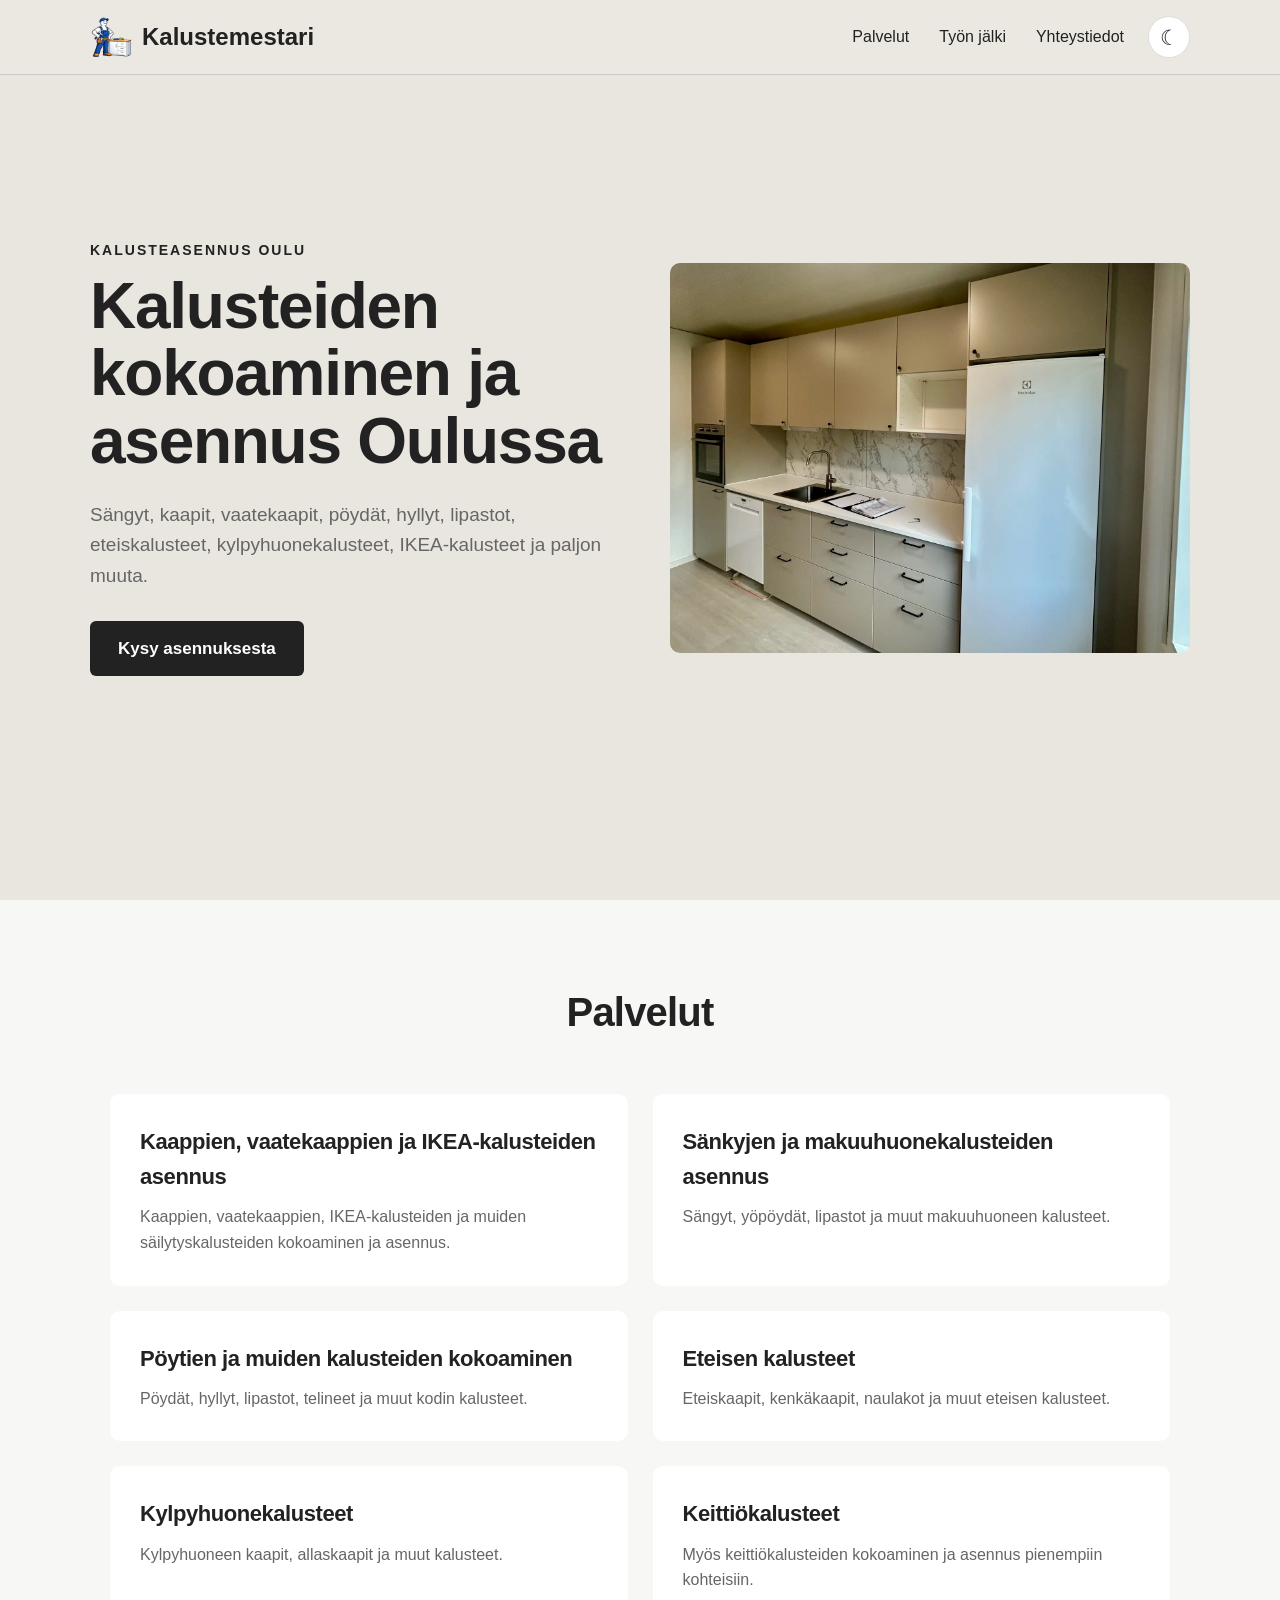
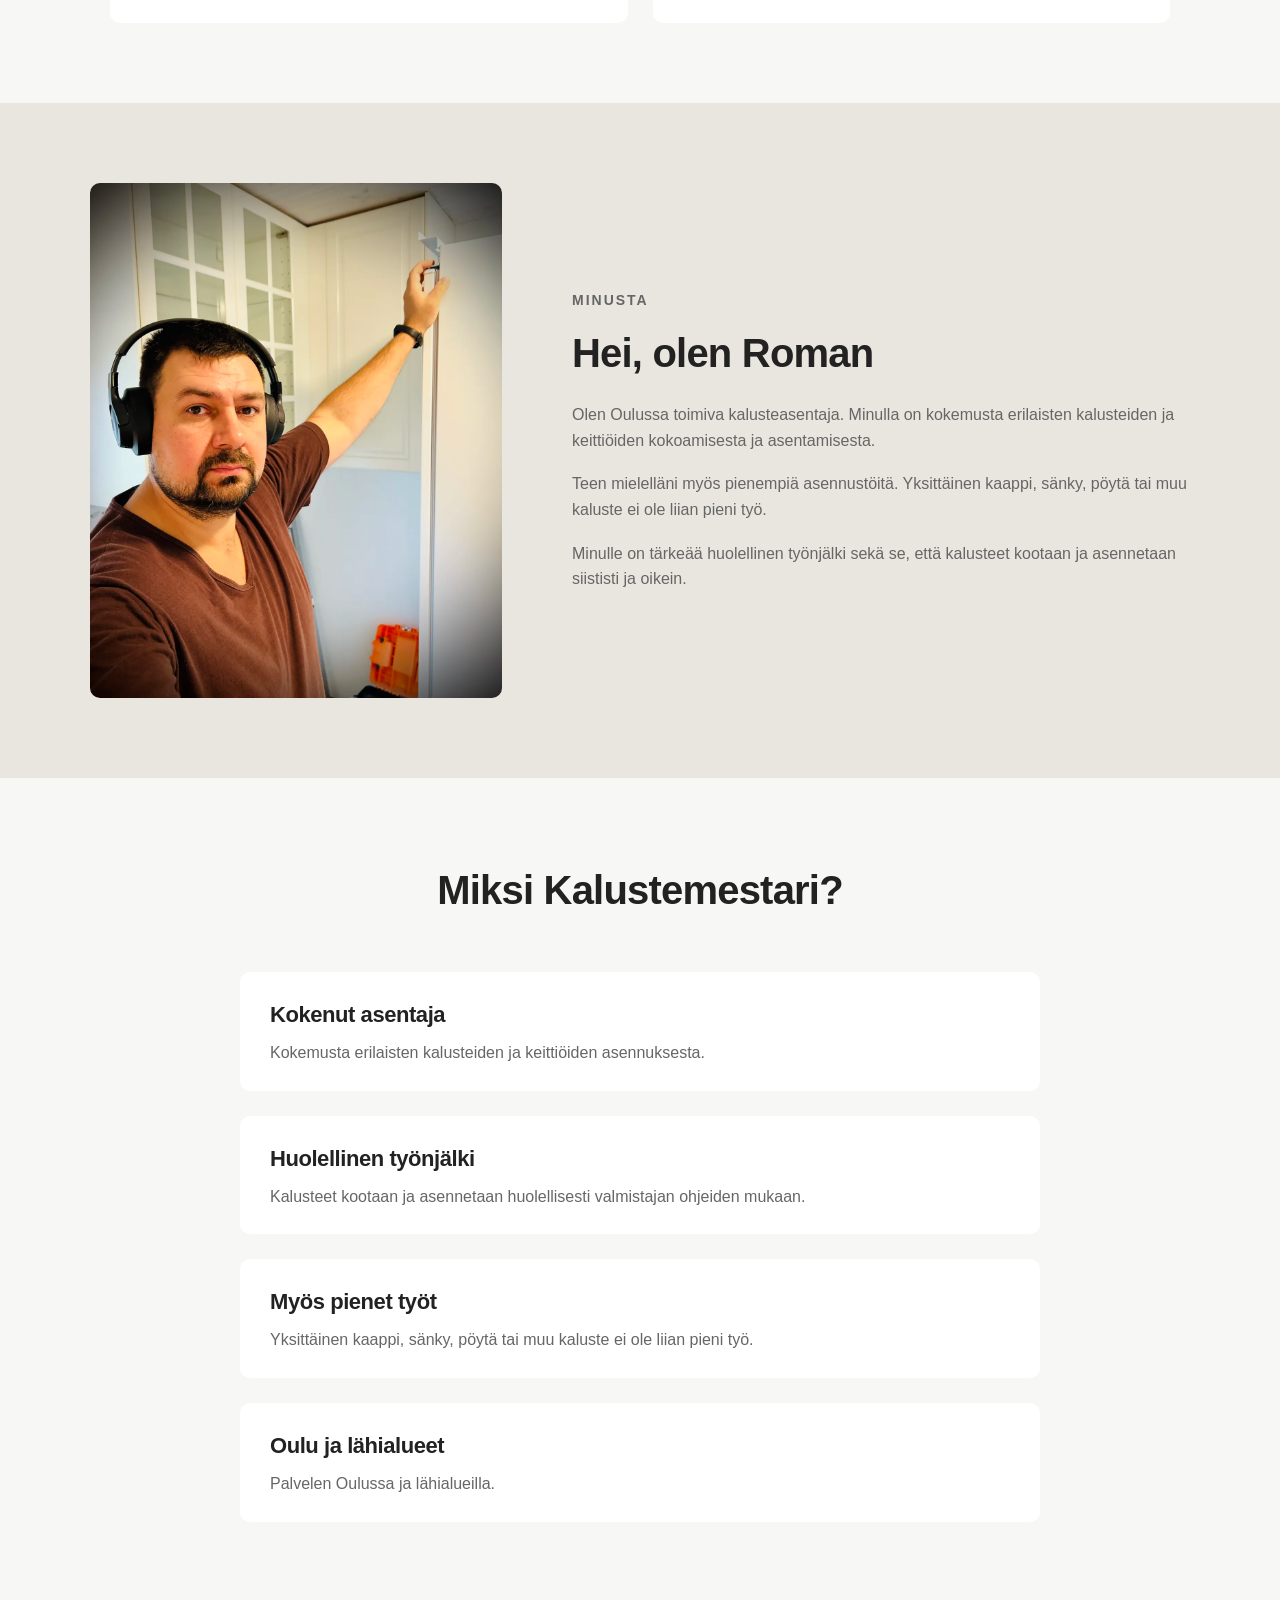
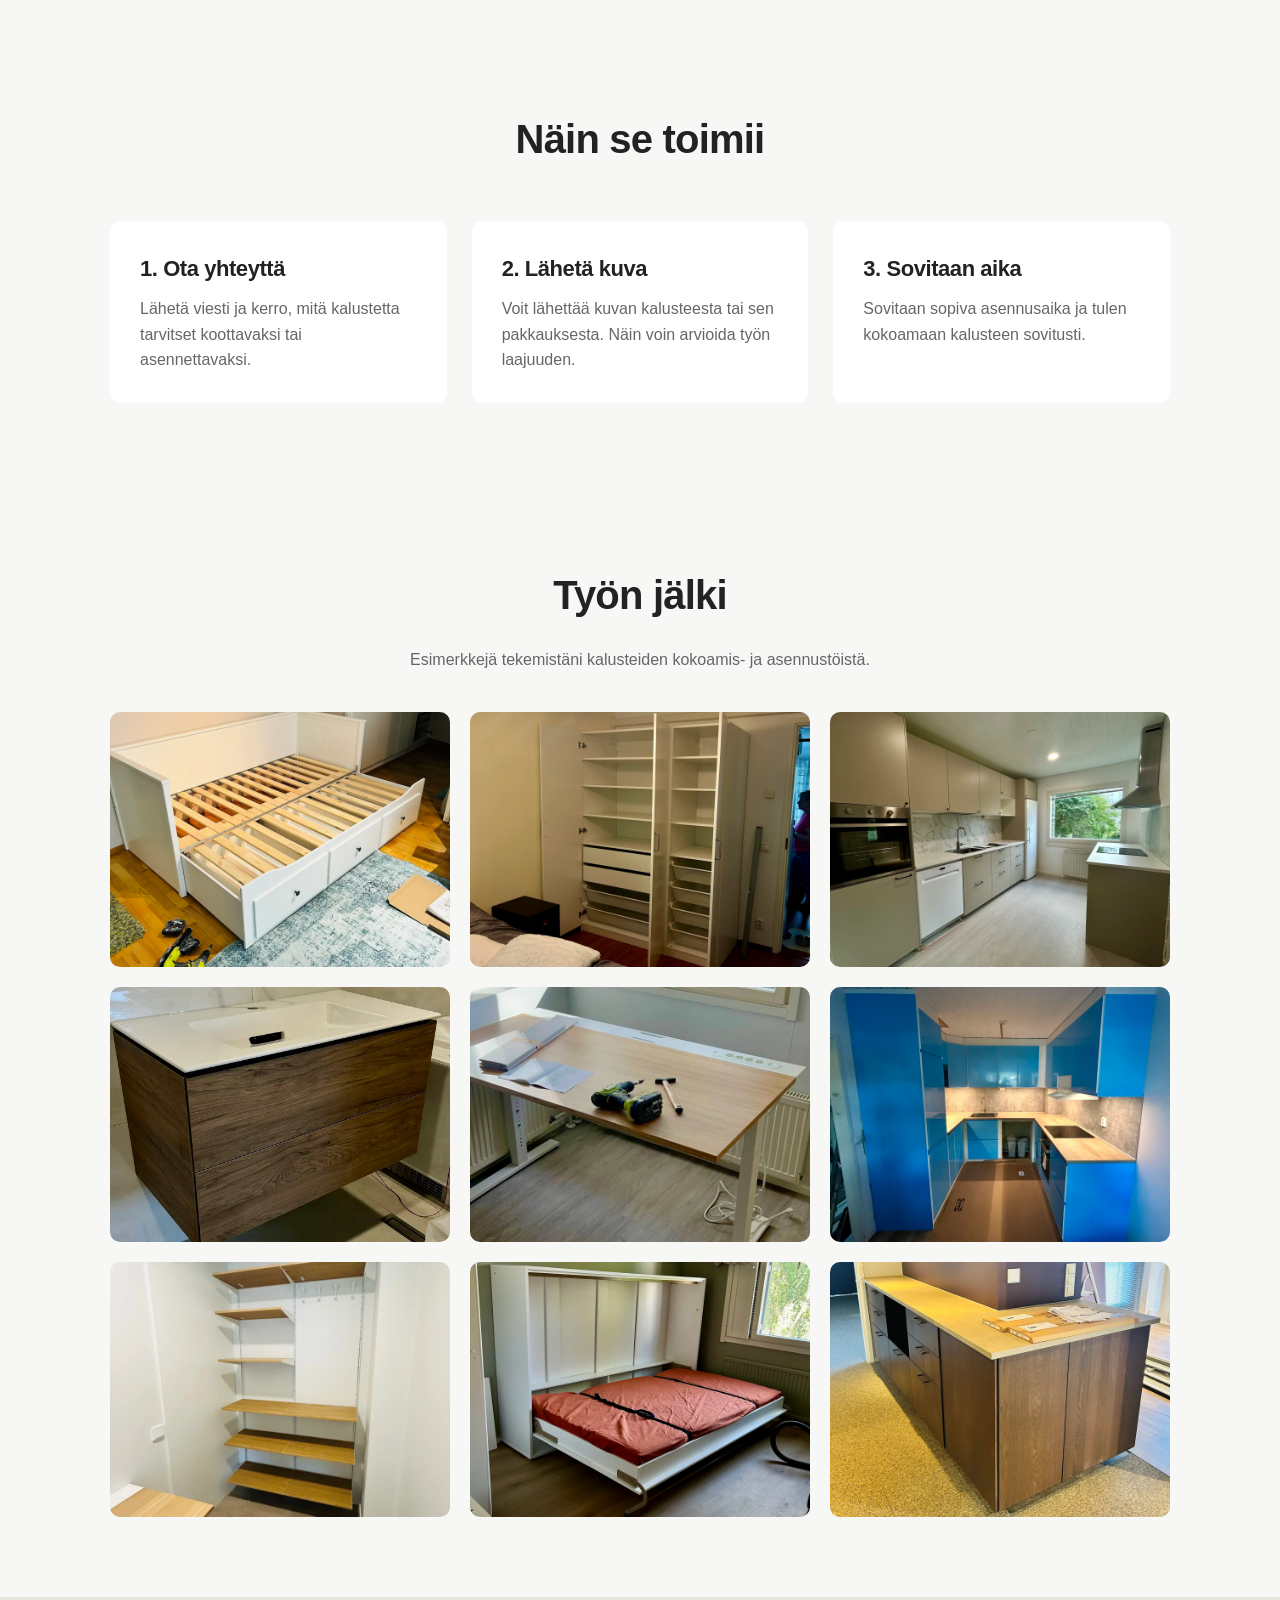
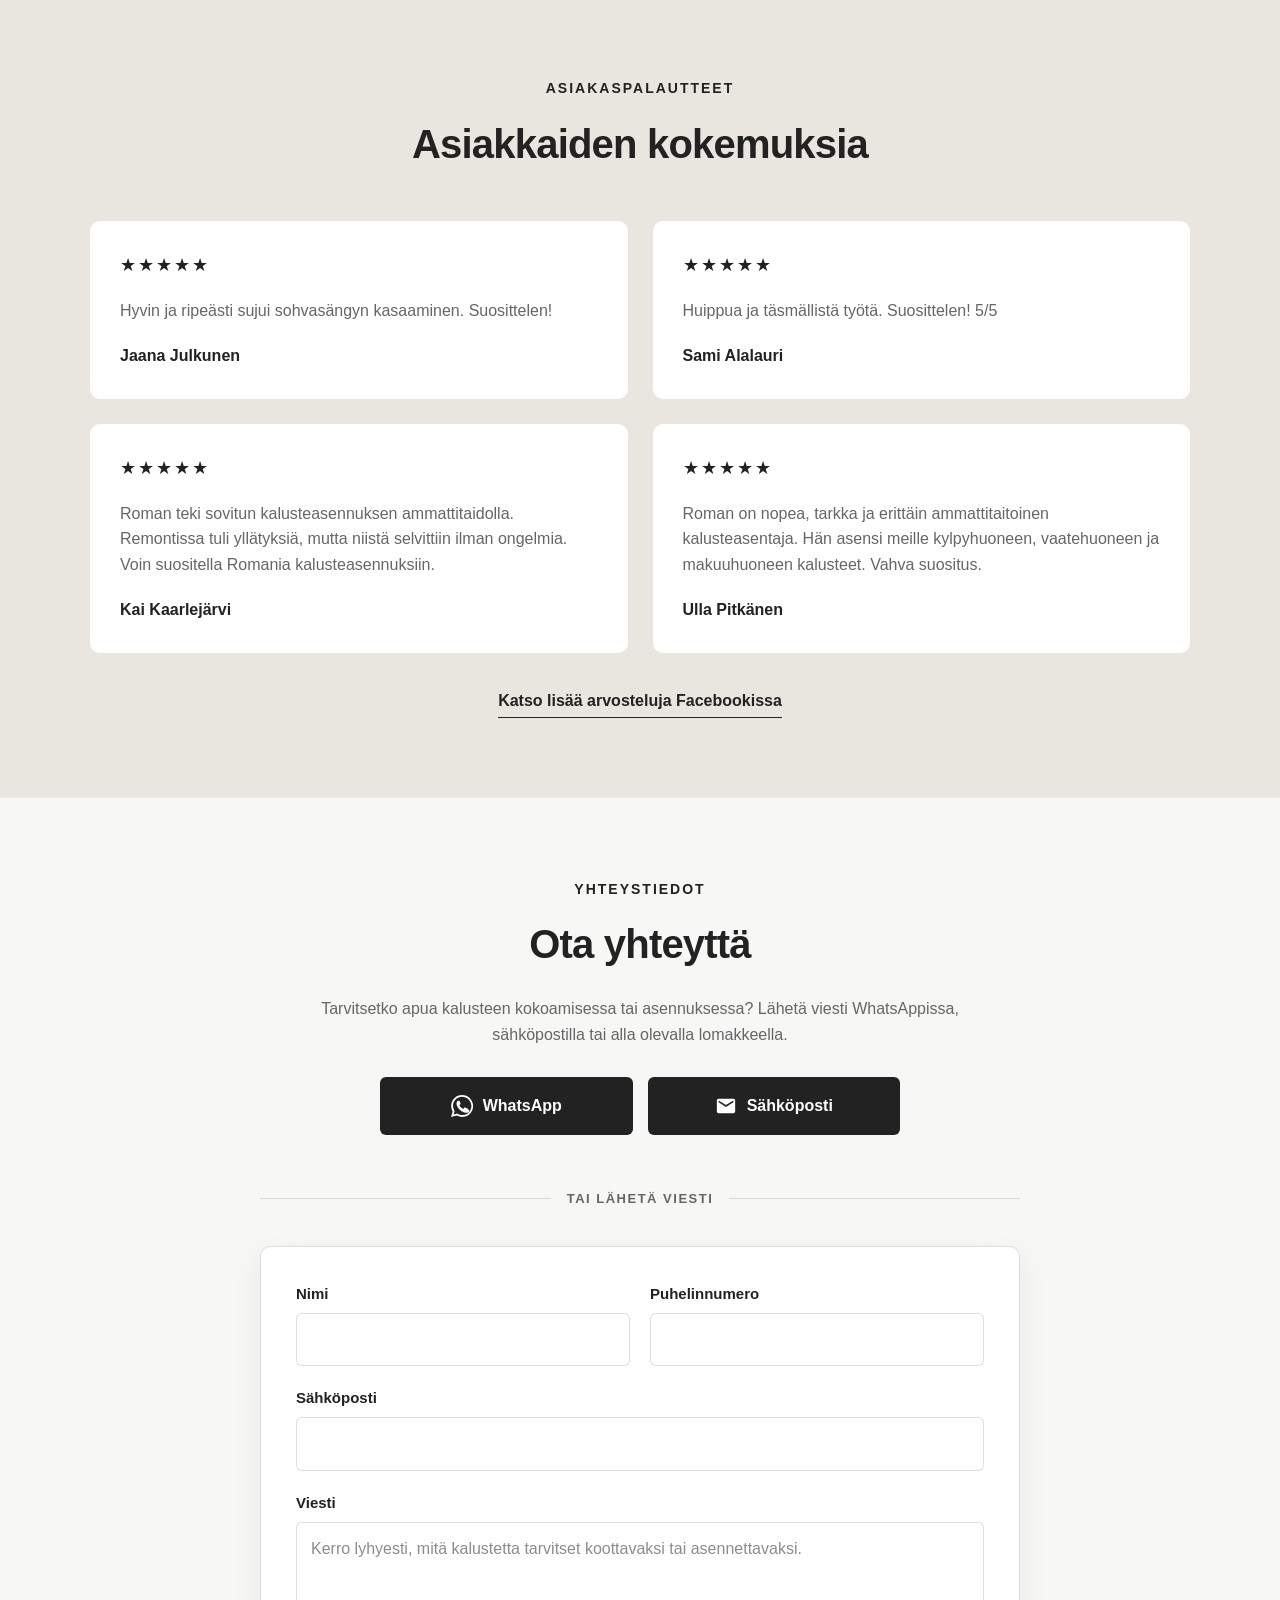
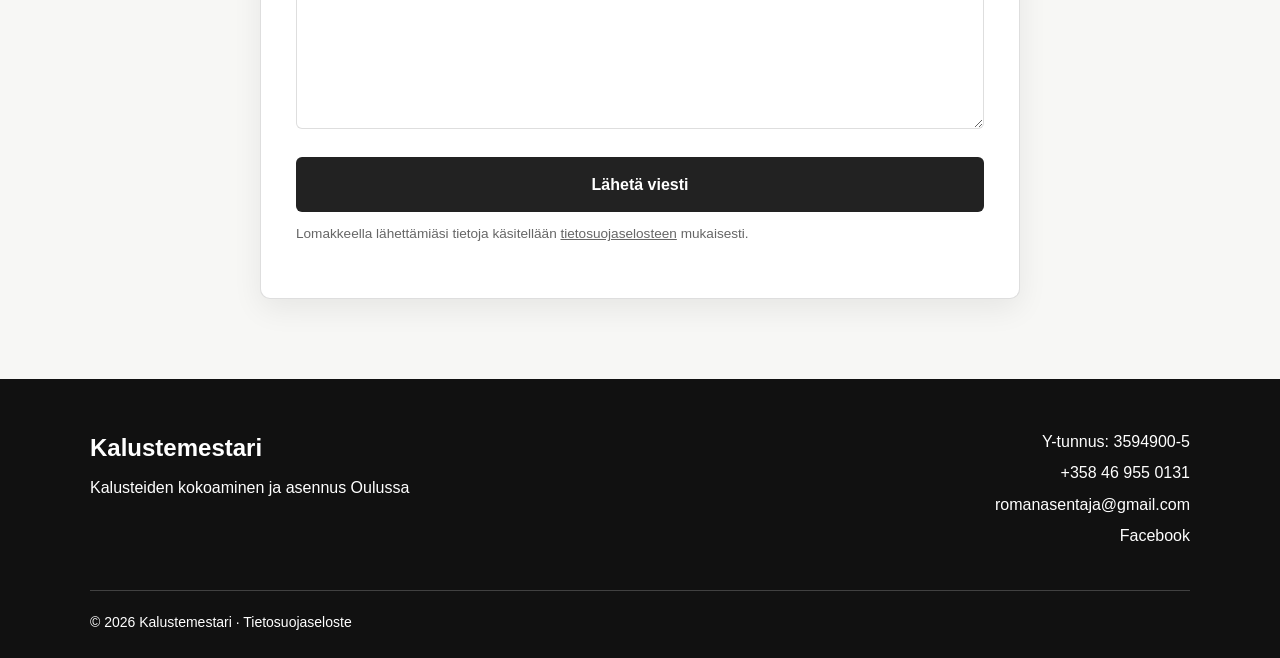
<file: index.html>
<!doctype html>
<html lang="fi">
  <head>
    <meta charset="UTF-8" />

    <meta name="viewport" content="width=device-width, initial-scale=1.0" />

    <title>Kalustemestari – Kalusteiden kokoaminen ja asennus Oulussa</title>

    <meta
      name="description"
      content="Kalusteiden kokoaminen ja asennus Oulussa. Sängyt, kaapit, vaatekaapit, pöydät, hyllyt, kylpyhuonekalusteet ja muut kodin kalusteet."
    />

    <meta name="robots" content="index, follow" />

    <link rel="canonical" href="https://kalustemestari.fi/" />
    <meta property="og:type" content="website" />

    <meta
      property="og:title"
      content="Kalustemestari – Kalusteiden kokoaminen ja asennus Oulussa"
    />

    <meta
      property="og:description"
      content="Kalusteiden kokoaminen ja asennus Oulussa. Sängyt, kaapit, vaatekaapit, pöydät, hyllyt, kylpyhuonekalusteet ja muut kodin kalusteet."
    />

    <meta property="og:url" content="https://kalustemestari.fi/" />

    <meta
      property="og:image"
      content="https://kalustemestari.fi/images/social-preview.webp"
    />

    <meta property="og:locale" content="fi_FI" />
    <meta name="twitter:card" content="summary_large_image" />

    <meta
      name="twitter:title"
      content="Kalustemestari – Kalusteiden kokoaminen ja asennus Oulussa"
    />

    <meta
      name="twitter:description"
      content="Kalusteiden kokoaminen ja asennus Oulussa."
    />

    <meta
      name="twitter:image"
      content="https://kalustemestari.fi/images/social-preview.webp"
    />

    <link rel="icon" type="image/png" href="favicon.png" />

    <link rel="stylesheet" href="style.css" />

    <script src="script.js" defer></script>
    <script type="application/ld+json">
      {
        "@context": "https://schema.org",
        "@type": "HomeAndConstructionBusiness",
        "@id": "https://kalustemestari.fi/#business",
        "name": "Kalustemestari",
        "url": "https://kalustemestari.fi/",
        "image": "https://kalustemestari.fi/images/social-preview.webp",
        "telephone": "+358469550131",
        "email": "romanasentaja@gmail.com",
        "description": "Kalusteiden kokoaminen ja asennus Oulussa. Sängyt, kaapit, vaatekaapit, pöydät, hyllyt, kylpyhuonekalusteet ja muut kodin kalusteet.",
        "areaServed": {
          "@type": "City",
          "name": "Oulu"
        },
        "address": {
          "@type": "PostalAddress",
          "addressLocality": "Oulu",
          "addressCountry": "FI"
        },
        "sameAs": ["https://www.facebook.com/share/1HJkFPUQNb/?mibextid=wwXIfr"]
      }
    </script>
  </head>

  <body>
    <!-- NAVIGATION -->

    <nav class="site-nav">
      <div class="navbar">
        <a href="/" class="logo">
          <img src="favicon.png" alt="" class="logo-image" />
          <span>Kalustemestari</span>
        </a>

        <div class="nav-right">
          <div class="nav-links" id="nav-links">
            <a href="#services">Palvelut</a>
            <a href="#portfolio">Työn jälki</a>
            <a href="#contact">Yhteystiedot</a>
          </div>

          <button
            class="menu-toggle"
            type="button"
            aria-label="Avaa valikko"
            aria-controls="nav-links"
            aria-expanded="false"
          >
            ☰
          </button>

          <button
            class="theme-toggle"
            type="button"
            aria-label="Vaihda väriteemaa"
            title="Vaihda väriteemaa"
          >
            <span class="theme-icon">☾</span>
          </button>
        </div>
      </div>
    </nav>

    <!-- HERO -->

    <header class="hero">
      <div class="hero-content">
        <div class="hero-text">
          <p class="hero-label">KALUSTEASENNUS OULU</p>

          <h1>Kalusteiden kokoaminen ja asennus Oulussa</h1>

          <p class="hero-description">
            Sängyt, kaapit, vaatekaapit, pöydät, hyllyt, lipastot,
            eteiskalusteet, kylpyhuonekalusteet, IKEA-kalusteet ja paljon muuta.
          </p>

          <a href="#contact" class="hero-button"> Kysy asennuksesta </a>
        </div>

        <div class="hero-image">
          <img
            src="images/kalusteasennus-oulu.webp"
            alt="Kalusteiden kokoaminen ja asennus Oulussa"
            fetchpriority="high"
          />
        </div>
      </div>
    </header>

    <main>
      <!-- SERVICES -->

      <section id="services">
        <h2>Palvelut</h2>

        <div>
          <h3>Kaappien, vaatekaappien ja IKEA-kalusteiden asennus</h3>
          <p>
            Kaappien, vaatekaappien, IKEA-kalusteiden ja muiden
            säilytyskalusteiden kokoaminen ja asennus.
          </p>
        </div>

        <div>
          <h3>Sänkyjen ja makuuhuonekalusteiden asennus</h3>
          <p>Sängyt, yöpöydät, lipastot ja muut makuuhuoneen kalusteet.</p>
        </div>

        <div>
          <h3>Pöytien ja muiden kalusteiden kokoaminen</h3>
          <p>Pöydät, hyllyt, lipastot, telineet ja muut kodin kalusteet.</p>
        </div>

        <div>
          <h3>Eteisen kalusteet</h3>
          <p>Eteiskaapit, kenkäkaapit, naulakot ja muut eteisen kalusteet.</p>
        </div>

        <div>
          <h3>Kylpyhuonekalusteet</h3>
          <p>Kylpyhuoneen kaapit, allaskaapit ja muut kalusteet.</p>
        </div>

        <div>
          <h3>Keittiökalusteet</h3>
          <p>
            Myös keittiökalusteiden kokoaminen ja asennus pienempiin kohteisiin.
          </p>
        </div>
      </section>

      <!-- ABOUT ME -->

      <section id="about-me">
        <div class="about-me-content">
          <div class="about-me-image">
            <img
              src="images/roman-kalusteasentaja.webp"
              alt="Kalusteasentaja Roman Oulussa"
            />
          </div>

          <div class="about-me-text">
            <p class="section-label">MINUSTA</p>

            <h2>Hei, olen Roman</h2>

            <p>
              Olen Oulussa toimiva kalusteasentaja. Minulla on kokemusta
              erilaisten kalusteiden ja keittiöiden kokoamisesta ja
              asentamisesta.
            </p>

            <p>
              Teen mielelläni myös pienempiä asennustöitä. Yksittäinen kaappi,
              sänky, pöytä tai muu kaluste ei ole liian pieni työ.
            </p>

            <p>
              Minulle on tärkeää huolellinen työnjälki sekä se, että kalusteet
              kootaan ja asennetaan siististi ja oikein.
            </p>
          </div>
        </div>
      </section>

      <!-- WHY -->

      <section id="about">
        <h2>Miksi Kalustemestari?</h2>

        <div>
          <h3>Kokenut asentaja</h3>
          <p>Kokemusta erilaisten kalusteiden ja keittiöiden asennuksesta.</p>
        </div>

        <div>
          <h3>Huolellinen työnjälki</h3>
          <p>
            Kalusteet kootaan ja asennetaan huolellisesti valmistajan ohjeiden
            mukaan.
          </p>
        </div>

        <div>
          <h3>Myös pienet työt</h3>
          <p>
            Yksittäinen kaappi, sänky, pöytä tai muu kaluste ei ole liian pieni
            työ.
          </p>
        </div>

        <div>
          <h3>Oulu ja lähialueet</h3>
          <p>Palvelen Oulussa ja lähialueilla.</p>
        </div>
      </section>

      <!-- HOW IT WORKS -->

      <section id="how-it-works">
        <h2>Näin se toimii</h2>

        <div>
          <h3>1. Ota yhteyttä</h3>
          <p>
            Lähetä viesti ja kerro, mitä kalustetta tarvitset koottavaksi tai
            asennettavaksi.
          </p>
        </div>

        <div>
          <h3>2. Lähetä kuva</h3>
          <p>
            Voit lähettää kuvan kalusteesta tai sen pakkauksesta. Näin voin
            arvioida työn laajuuden.
          </p>
        </div>

        <div>
          <h3>3. Sovitaan aika</h3>
          <p>
            Sovitaan sopiva asennusaika ja tulen kokoamaan kalusteen sovitusti.
          </p>
        </div>
      </section>

      <!-- PORTFOLIO -->

      <section id="portfolio">
        <h2>Työn jälki</h2>

        <p>Esimerkkejä tekemistäni kalusteiden kokoamis- ja asennustöistä.</p>

        <div class="portfolio-grid">
          <img
            src="images/ikea-sangyn-kokoaminen.webp"
            alt="IKEA-sängyn kokoaminen ja asennus Oulussa"
          />

          <img src="images/kaapin-asennus.webp" alt="Kaapin asennus Oulussa" />

          <img
            src="images/keittiokalusteen-asennus.webp"
            alt="Keittiökalusteen asennus Oulussa"
          />

          <img
            src="images/kylpyhuoneen-allaskaappi.webp"
            alt="Kylpyhuoneen allaskaapin asennus Oulussa"
          />

          <img
            src="images/ikea-tyopoyta.webp"
            alt="IKEA-työpöydän kokoaminen Oulussa"
          />

          <img
            src="images/ikea-keittio-rivitalo.webp"
            alt="IKEA-keittiön asennus rivitaloasuntoon Oulussa"
          />

          <img
            src="images/ikea-vaatehuone.webp"
            alt="IKEA-säilytysjärjestelmän asennus vaatehuoneeseen"
          />

          <img
            src="images/seinavuode.webp"
            alt="Seinään taittuvan vierassängyn asennus"
          />

          <img
            src="images/kahviasema-fitnessstudio.webp"
            alt="Kahviaseman kalusteiden asennus fitness-studioon"
          />
        </div>
      </section>

      <!-- REVIEWS -->

      <section id="reviews">
        <div class="reviews-content">
          <p class="section-label">ASIAKASPALAUTTEET</p>

          <h2>Asiakkaiden kokemuksia</h2>

          <div class="reviews-grid">
            <article class="review-card">
              <div class="review-stars">★★★★★</div>

              <p>
                Hyvin ja ripeästi sujui sohvasängyn kasaaminen. Suosittelen!
              </p>

              <p class="review-author">Jaana Julkunen</p>
            </article>

            <article class="review-card">
              <div class="review-stars">★★★★★</div>

              <p>Huippua ja täsmällistä työtä. Suosittelen! 5/5</p>

              <p class="review-author">Sami Alalauri</p>
            </article>

            <article class="review-card">
              <div class="review-stars">★★★★★</div>

              <p>
                Roman teki sovitun kalusteasennuksen ammattitaidolla. Remontissa
                tuli yllätyksiä, mutta niistä selvittiin ilman ongelmia. Voin
                suositella Romania kalusteasennuksiin.
              </p>

              <p class="review-author">Kai Kaarlejärvi</p>
            </article>

            <article class="review-card">
              <div class="review-stars">★★★★★</div>

              <p>
                Roman on nopea, tarkka ja erittäin ammattitaitoinen
                kalusteasentaja. Hän asensi meille kylpyhuoneen, vaatehuoneen ja
                makuuhuoneen kalusteet. Vahva suositus.
              </p>

              <p class="review-author">Ulla Pitkänen</p>
            </article>
          </div>

          <div class="reviews-link">
            <a
              href="https://www.facebook.com/share/1HJkFPUQNb/?mibextid=wwXIfr"
              target="_blank"
              rel="noopener noreferrer"
            >
              Katso lisää arvosteluja Facebookissa
            </a>
          </div>
        </div>
      </section>

      <!-- CONTACT -->

      <section id="contact">
        <div class="contact-content">
          <p class="section-label">YHTEYSTIEDOT</p>

          <h2>Ota yhteyttä</h2>

          <p class="contact-intro">
            Tarvitsetko apua kalusteen kokoamisessa tai asennuksessa? Lähetä
            viesti WhatsAppissa, sähköpostilla tai alla olevalla lomakkeella.
          </p>

          <div class="contact-actions">
            <a
              class="contact-action"
              href="https://wa.me/358469550131?text=Hei%21%20Haluaisin%20kysy%C3%A4%20kalusteen%20asennuksesta."
              target="_blank"
              rel="noopener noreferrer"
            >
              <svg viewBox="0 0 24 24" aria-hidden="true" class="contact-icon">
                <path
                  d="M20.5 3.5A11.8 11.8 0 0 0 12.1 0C5.5 0 .2 5.3.2 11.9c0 2.1.6 4.2 1.6 6L0 24l6.3-1.6a12 12 0 0 0 5.8 1.5h.1c6.6 0 11.9-5.3 11.9-11.9 0-3.2-1.3-6.2-3.6-8.5ZM12.2 21.9h-.1a9.9 9.9 0 0 1-5.1-1.4l-.4-.2-3.7 1 1-3.6-.2-.4a9.8 9.8 0 0 1-1.5-5.3C2.2 6.5 6.6 2 12.1 2c2.7 0 5.2 1 7.1 2.9a9.9 9.9 0 0 1-7 17Zm5.4-7.4c-.3-.2-1.8-.9-2.1-1-.3-.1-.5-.2-.7.2-.2.3-.8 1-.9 1.2-.2.2-.3.2-.7.1-1.7-.9-2.8-1.6-3.9-3.6-.3-.6.3-.6.8-1.2.1-.2.2-.3.3-.5.1-.2.1-.4 0-.6-.1-.2-.7-1.7-1-2.4-.3-.6-.5-.5-.7-.5h-.6c-.2 0-.6.1-.9.4-.3.3-1.2 1.2-1.2 3s1.2 3.5 1.4 3.7c.2.2 2.4 3.7 5.9 5.2.8.4 1.5.6 2 .7.8.3 1.6.2 2.2.1.7-.1 1.8-.7 2.1-1.4.3-.7.3-1.3.2-1.4-.1-.2-.3-.2-.6-.4Z"
                />
              </svg>

              <span>WhatsApp</span>
            </a>

            <a class="contact-action" href="mailto:romanasentaja@gmail.com">
              <svg viewBox="0 0 24 24" aria-hidden="true" class="contact-icon">
                <path
                  d="M20 4H4a2 2 0 0 0-2 2v12a2 2 0 0 0 2 2h16a2 2 0 0 0 2-2V6a2 2 0 0 0-2-2Zm0 4-8 5-8-5V6l8 5 8-5v2Z"
                />
              </svg>

              <span>Sähköposti</span>
            </a>
          </div>

          <div class="contact-divider">
            <span>TAI LÄHETÄ VIESTI</span>
          </div>

          <form
            class="contact-form"
            name="contact"
            method="POST"
            data-netlify="true"
            data-netlify-honeypot="bot-field"
          >
            <input type="hidden" name="form-name" value="contact" />

            <input
              type="hidden"
              name="subject"
              value="Uusi yhteydenotto – Kalustemestari"
              data-remove-prefix
            />

            <p class="hidden-field">
              <label>
                Älä täytä tätä:
                <input name="bot-field" />
              </label>
            </p>

            <div class="form-row">
              <div class="form-field">
                <label for="name">Nimi</label>

                <input
                  id="name"
                  name="name"
                  type="text"
                  autocomplete="name"
                  required
                />
              </div>

              <div class="form-field">
                <label for="phone">Puhelinnumero</label>

                <input id="phone" name="phone" type="tel" autocomplete="tel" />
              </div>
            </div>

            <div class="form-field">
              <label for="email">Sähköposti</label>

              <input
                id="email"
                name="email"
                type="email"
                autocomplete="email"
                required
              />
            </div>

            <div class="form-field">
              <label for="message">Viesti</label>

              <textarea
                id="message"
                name="message"
                rows="7"
                placeholder="Kerro lyhyesti, mitä kalustetta tarvitset koottavaksi tai asennettavaksi."
                required
              ></textarea>
            </div>

            <button class="form-submit" type="submit">Lähetä viesti</button>
            <p class="form-privacy">
              Lomakkeella lähettämiäsi tietoja käsitellään
              <a href="tietosuoja.html">tietosuojaselosteen</a> mukaisesti.
            </p>
            <p
              class="form-status"
              id="form-status"
              role="status"
              aria-live="polite"
            ></p>
          </form>
        </div>
      </section>
    </main>

    <!-- FOOTER -->

    <footer>
      <div class="footer-content">
        <div>
          <p class="footer-brand">Kalustemestari</p>

          <p>Kalusteiden kokoaminen ja asennus Oulussa</p>
        </div>

        <div class="footer-info">
          <p>Y-tunnus: 3594900-5</p>

          <p>
            <a href="tel:+358469550131"> +358 46 955 0131 </a>
          </p>

          <p>
            <a href="mailto:romanasentaja@gmail.com">
              romanasentaja@gmail.com
            </a>
          </p>

          <p>
            <a
              href="https://www.facebook.com/share/1HJkFPUQNb/?mibextid=wwXIfr"
              target="_blank"
              rel="noopener noreferrer"
            >
              Facebook
            </a>
          </p>
        </div>
      </div>

      <div class="footer-bottom">
        <p>
          © 2026 Kalustemestari ·
          <a href="tietosuoja.html">Tietosuojaseloste</a>
        </p>
      </div>
    </footer>
  </body>
</html>
</file>
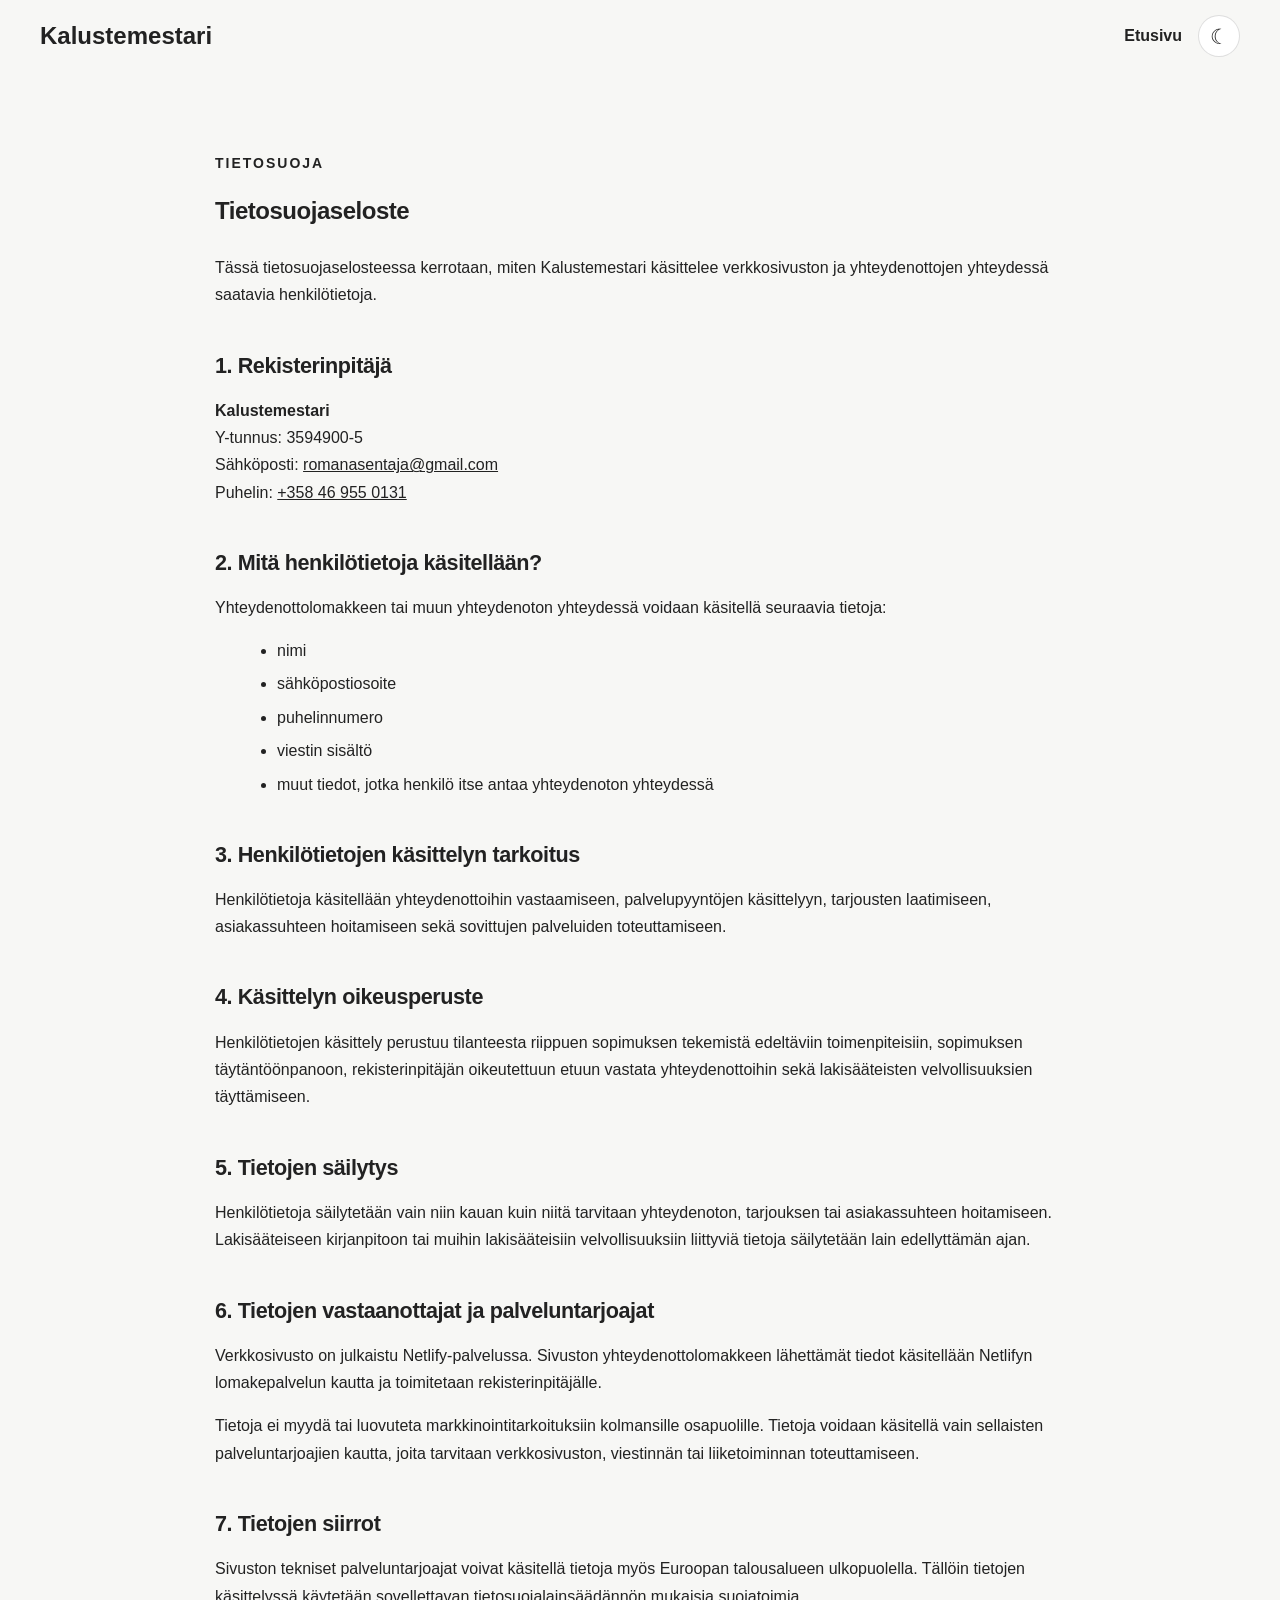
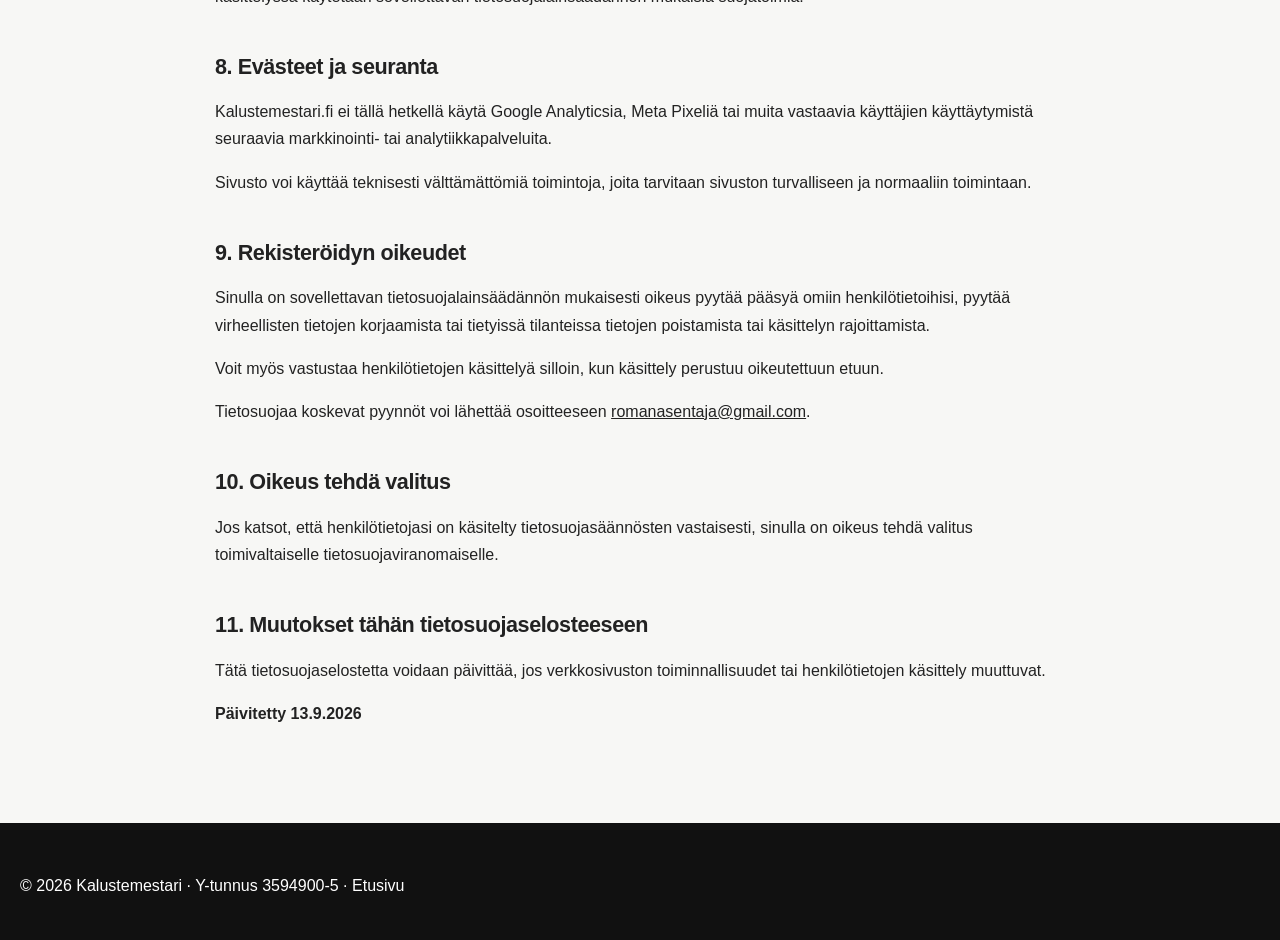
<file: tietosuoja.html>
<!doctype html>
<html lang="fi">
  <head>
    <meta charset="UTF-8" />
    <meta name="viewport" content="width=device-width, initial-scale=1.0" />

    <title>Tietosuojaseloste | Kalustemestari</title>

    <meta
      name="description"
      content="Kalustemestarin tietosuojaseloste. Tietoa henkilötietojen käsittelystä ja verkkosivuston tietosuojasta."
    />

    <link rel="canonical" href="https://kalustemestari.fi/tietosuoja.html" />

    <link rel="stylesheet" href="style.css" />
    <link rel="icon" type="image/png" href="favicon.png" />
  </head>

  <body>
    <header class="site-header">
      <nav class="privacy-page-header">
        <a class="logo" href="index.html">Kalustemestari</a>

        <div class="privacy-page-actions">
          <a href="index.html" class="privacy-home-link">Etusivu</a>

          <button
            class="theme-toggle"
            type="button"
            aria-label="Vaihda väriteemaa"
            title="Vaihda väriteemaa"
          >
            <span class="theme-icon">☾</span>
          </button>
        </div>
      </nav>
    </header>

    <main>
      <section class="privacy-page">
        <div class="privacy-content">
          <p class="section-label">TIETOSUOJA</p>
          <h1>Tietosuojaseloste</h1>

          <p>
            Tässä tietosuojaselosteessa kerrotaan, miten Kalustemestari
            käsittelee verkkosivuston ja yhteydenottojen yhteydessä saatavia
            henkilötietoja.
          </p>

          <h2>1. Rekisterinpitäjä</h2>

          <p>
            <strong>Kalustemestari</strong><br />
            Y-tunnus: 3594900-5<br />
            Sähköposti:
            <a href="mailto:romanasentaja@gmail.com">romanasentaja@gmail.com</a
            ><br />
            Puhelin:
            <a href="tel:+358469550131">+358 46 955 0131</a>
          </p>

          <h2>2. Mitä henkilötietoja käsitellään?</h2>

          <p>
            Yhteydenottolomakkeen tai muun yhteydenoton yhteydessä voidaan
            käsitellä seuraavia tietoja:
          </p>

          <ul>
            <li>nimi</li>
            <li>sähköpostiosoite</li>
            <li>puhelinnumero</li>
            <li>viestin sisältö</li>
            <li>
              muut tiedot, jotka henkilö itse antaa yhteydenoton yhteydessä
            </li>
          </ul>

          <h2>3. Henkilötietojen käsittelyn tarkoitus</h2>

          <p>
            Henkilötietoja käsitellään yhteydenottoihin vastaamiseen,
            palvelupyyntöjen käsittelyyn, tarjousten laatimiseen, asiakassuhteen
            hoitamiseen sekä sovittujen palveluiden toteuttamiseen.
          </p>

          <h2>4. Käsittelyn oikeusperuste</h2>

          <p>
            Henkilötietojen käsittely perustuu tilanteesta riippuen sopimuksen
            tekemistä edeltäviin toimenpiteisiin, sopimuksen täytäntöönpanoon,
            rekisterinpitäjän oikeutettuun etuun vastata yhteydenottoihin sekä
            lakisääteisten velvollisuuksien täyttämiseen.
          </p>

          <h2>5. Tietojen säilytys</h2>

          <p>
            Henkilötietoja säilytetään vain niin kauan kuin niitä tarvitaan
            yhteydenoton, tarjouksen tai asiakassuhteen hoitamiseen.
            Lakisääteiseen kirjanpitoon tai muihin lakisääteisiin
            velvollisuuksiin liittyviä tietoja säilytetään lain edellyttämän
            ajan.
          </p>

          <h2>6. Tietojen vastaanottajat ja palveluntarjoajat</h2>

          <p>
            Verkkosivusto on julkaistu Netlify-palvelussa. Sivuston
            yhteydenottolomakkeen lähettämät tiedot käsitellään Netlifyn
            lomakepalvelun kautta ja toimitetaan rekisterinpitäjälle.
          </p>

          <p>
            Tietoja ei myydä tai luovuteta markkinointitarkoituksiin kolmansille
            osapuolille. Tietoja voidaan käsitellä vain sellaisten
            palveluntarjoajien kautta, joita tarvitaan verkkosivuston,
            viestinnän tai liiketoiminnan toteuttamiseen.
          </p>

          <h2>7. Tietojen siirrot</h2>

          <p>
            Sivuston tekniset palveluntarjoajat voivat käsitellä tietoja myös
            Euroopan talousalueen ulkopuolella. Tällöin tietojen käsittelyssä
            käytetään sovellettavan tietosuojalainsäädännön mukaisia
            suojatoimia.
          </p>

          <h2>8. Evästeet ja seuranta</h2>

          <p>
            Kalustemestari.fi ei tällä hetkellä käytä Google Analyticsia, Meta
            Pixeliä tai muita vastaavia käyttäjien käyttäytymistä seuraavia
            markkinointi- tai analytiikkapalveluita.
          </p>

          <p>
            Sivusto voi käyttää teknisesti välttämättömiä toimintoja, joita
            tarvitaan sivuston turvalliseen ja normaaliin toimintaan.
          </p>

          <h2>9. Rekisteröidyn oikeudet</h2>

          <p>
            Sinulla on sovellettavan tietosuojalainsäädännön mukaisesti oikeus
            pyytää pääsyä omiin henkilötietoihisi, pyytää virheellisten tietojen
            korjaamista tai tietyissä tilanteissa tietojen poistamista tai
            käsittelyn rajoittamista.
          </p>

          <p>
            Voit myös vastustaa henkilötietojen käsittelyä silloin, kun
            käsittely perustuu oikeutettuun etuun.
          </p>

          <p>
            Tietosuojaa koskevat pyynnöt voi lähettää osoitteeseen
            <a href="mailto:romanasentaja@gmail.com">romanasentaja@gmail.com</a
            >.
          </p>

          <h2>10. Oikeus tehdä valitus</h2>

          <p>
            Jos katsot, että henkilötietojasi on käsitelty tietosuojasäännösten
            vastaisesti, sinulla on oikeus tehdä valitus toimivaltaiselle
            tietosuojaviranomaiselle.
          </p>

          <h2>11. Muutokset tähän tietosuojaselosteeseen</h2>

          <p>
            Tätä tietosuojaselostetta voidaan päivittää, jos verkkosivuston
            toiminnallisuudet tai henkilötietojen käsittely muuttuvat.
          </p>

          <p>
            <strong>Päivitetty 13.9.2026</strong>
          </p>
        </div>
      </section>
    </main>

    <footer>
      <p>
        © 2026 Kalustemestari · Y-tunnus 3594900-5 ·
        <a href="index.html">Etusivu</a>
      </p>
    </footer>
    <script>
      const themeToggle = document.querySelector(".theme-toggle");
      const themeIcon = document.querySelector(".theme-icon");

      const savedTheme = localStorage.getItem("theme");
      const systemPrefersDark = window.matchMedia(
        "(prefers-color-scheme: dark)",
      ).matches;

      function applyTheme(theme) {
        document.documentElement.setAttribute("data-theme", theme);
        themeIcon.textContent = theme === "dark" ? "☀" : "☾";
      }

      if (savedTheme) {
        applyTheme(savedTheme);
      } else {
        applyTheme(systemPrefersDark ? "dark" : "light");
      }

      themeToggle.addEventListener("click", () => {
        const currentTheme =
          document.documentElement.getAttribute("data-theme");
        const newTheme = currentTheme === "dark" ? "light" : "dark";

        applyTheme(newTheme);
        localStorage.setItem("theme", newTheme);
      });
    </script>
  </body>
</html>
</file>
<file: style.css>
:root {
  --color-background: #f7f7f5;
  --color-surface: #ffffff;
  --color-section: #e9e6df;

  --color-text: #222222;
  --color-text-muted: #666666;

  --color-accent: #222222;
  --color-accent-text: #ffffff;

  --color-nav: rgba(233, 230, 223, 0.92);

  --color-border: rgba(34, 34, 34, 0.15);
  --color-input: #ffffff;

  --radius-small: 6px;
  --radius-medium: 10px;

  --shadow-card: 0 10px 30px rgba(0, 0, 0, 0.07);

  --content-width: 1100px;
  --section-padding: 80px;
}

/* DARK THEME */

html[data-theme="dark"] {
  --color-background: #151515;
  --color-surface: #202020;
  --color-section: #1b1b1b;

  --color-text: #f4f4f2;
  --color-text-muted: #b7b7b3;

  --color-accent: #f4f4f2;
  --color-accent-text: #151515;

  --color-nav: rgba(27, 27, 27, 0.92);

  --color-border: rgba(255, 255, 255, 0.16);
  --color-input: #181818;

  --shadow-card: 0 10px 35px rgba(0, 0, 0, 0.3);
}

/* BASE */

* {
  box-sizing: border-box;
}

html {
  scroll-behavior: smooth;
}

body {
  margin: 0;

  font-family:
    Inter,
    -apple-system,
    BlinkMacSystemFont,
    "Segoe UI",
    Roboto,
    Helvetica,
    Arial,
    sans-serif;

  color: var(--color-text);
  background-color: var(--color-background);

  line-height: 1.6;

  -webkit-font-smoothing: antialiased;

  transition:
    background-color 0.25s ease,
    color 0.25s ease;
}

h1,
h2,
h3,
p {
  margin-top: 0;
}

h1,
h2,
h3 {
  letter-spacing: -0.02em;
}

h1,
h2 {
  font-weight: 700;
}

h3 {
  font-weight: 600;
}

a {
  color: inherit;
  text-decoration: none;
}

button,
input,
textarea {
  font: inherit;
}

img {
  max-width: 100%;
}

/* NAVIGATION */

.site-nav {
  position: sticky;
  top: 0;
  z-index: 1000;

  padding: 0 20px;

  background-color: var(--color-nav);

  backdrop-filter: blur(12px);
  -webkit-backdrop-filter: blur(12px);

  border-bottom: 1px solid var(--color-border);
}

.navbar {
  max-width: var(--content-width);
  margin: 0 auto;

  padding: 16px 0;

  display: flex;
  align-items: center;
  justify-content: space-between;

  gap: 30px;
}

.logo {
  display: flex;
  align-items: center;

  gap: 10px;

  font-size: 24px;
  font-weight: 700;
}

.logo-image {
  display: block;

  width: 42px;
  height: 42px;

  object-fit: contain;
}

.nav-right {
  display: flex;
  align-items: center;

  gap: 24px;
}

.nav-links {
  display: flex;
  align-items: center;

  gap: 30px;
}

.nav-links a {
  font-size: 16px;

  transition: opacity 0.2s ease;
}

.nav-links a:hover {
  opacity: 0.6;
}

/* THEME BUTTON */

.theme-toggle {
  width: 42px;
  height: 42px;

  padding: 0;

  display: flex;
  align-items: center;
  justify-content: center;

  background-color: var(--color-surface);
  color: var(--color-text);

  border: 1px solid var(--color-border);
  border-radius: 50%;

  cursor: pointer;

  transition:
    transform 0.2s ease,
    background-color 0.25s ease,
    color 0.25s ease;
}

.theme-toggle:hover {
  transform: translateY(-2px);
}

.theme-icon {
  font-size: 21px;
  line-height: 1;
}

/* HERO */

.hero {
  min-height: calc(100vh - 75px);

  padding: 0 20px 60px;

  background-color: var(--color-section);
}

.hero-content {
  max-width: var(--content-width);
  margin: 0 auto;

  min-height: calc(100vh - 135px);

  display: grid;
  grid-template-columns: 1fr 1fr;
  align-items: center;

  gap: 60px;
}

.hero-text {
  text-align: left;
}

.hero-label,
.section-label {
  margin-bottom: 12px;

  font-size: 14px;
  font-weight: 700;

  letter-spacing: 2px;
}

.hero h1 {
  margin-bottom: 25px;

  font-size: clamp(42px, 5vw, 68px);
  line-height: 1.05;
}

.hero-description {
  max-width: 600px;

  margin-bottom: 30px;

  font-size: 19px;

  color: var(--color-text-muted);
}

.hero-button {
  display: inline-block;

  padding: 14px 28px;

  background-color: var(--color-accent);
  color: var(--color-accent-text);

  border-radius: var(--radius-small);

  font-size: 17px;
  font-weight: 600;

  transition:
    transform 0.2s ease,
    opacity 0.2s ease;
}

.hero-button:hover {
  transform: translateY(-2px);
  opacity: 0.85;
}

.hero-image {
  overflow: hidden;

  border-radius: var(--radius-medium);
}

.hero-image img {
  display: block;

  width: 100%;

  aspect-ratio: 4 / 3;

  object-fit: cover;
}

/* SERVICES */

#services {
  max-width: var(--content-width);
  margin: 0 auto;

  padding: var(--section-padding) 20px;

  display: grid;
  grid-template-columns: repeat(2, minmax(0, 1fr));

  gap: 25px;
}

#services h2 {
  grid-column: 1 / -1;

  margin: 0 0 25px;

  text-align: center;

  font-size: 40px;
}

#services > div {
  padding: 30px;

  background-color: var(--color-surface);

  border-radius: var(--radius-medium);

  transition:
    transform 0.2s ease,
    box-shadow 0.2s ease;
}

#services > div:hover {
  transform: translateY(-4px);

  box-shadow: var(--shadow-card);
}

#services h3 {
  margin-bottom: 10px;

  font-size: 22px;
}

#services p {
  margin-bottom: 0;

  color: var(--color-text-muted);
}

/* ABOUT ME */

#about-me {
  padding: var(--section-padding) 20px;

  background-color: var(--color-section);
}

.about-me-content {
  max-width: var(--content-width);
  margin: 0 auto;

  display: grid;
  grid-template-columns: 0.8fr 1.2fr;

  align-items: center;

  gap: 70px;
}

.about-me-image img {
  display: block;

  width: 100%;

  aspect-ratio: 4 / 5;

  object-fit: cover;

  border-radius: var(--radius-medium);
}

.about-me-text h2 {
  margin-bottom: 25px;

  font-size: 40px;
  line-height: 1.2;
}

.about-me-text p {
  margin-bottom: 18px;

  color: var(--color-text-muted);
}

.about-me-text p:last-child {
  margin-bottom: 0;
}

/* WHY */

#about {
  padding: var(--section-padding) 20px;

  background-color: var(--color-background);
}

#about h2 {
  margin-bottom: 50px;

  text-align: center;

  font-size: 40px;
}

#about > div {
  max-width: 800px;

  margin: 0 auto 25px;

  padding: 25px 30px;

  background-color: var(--color-surface);

  border-radius: var(--radius-medium);

  transition:
    transform 0.2s ease,
    box-shadow 0.2s ease;
}

#about > div:hover {
  transform: translateY(-4px);

  box-shadow: var(--shadow-card);
}

#about h3 {
  margin-bottom: 8px;

  font-size: 22px;
}

#about p {
  margin-bottom: 0;

  color: var(--color-text-muted);
}

/* HOW IT WORKS */

#how-it-works {
  max-width: var(--content-width);
  margin: 0 auto;

  padding: var(--section-padding) 20px;

  display: grid;
  grid-template-columns: repeat(3, minmax(0, 1fr));

  gap: 25px;
}

#how-it-works h2 {
  grid-column: 1 / -1;

  margin: 0 0 25px;

  text-align: center;

  font-size: 40px;
}

#how-it-works > div {
  padding: 30px;

  background-color: var(--color-surface);

  border-radius: var(--radius-medium);

  transition:
    transform 0.2s ease,
    box-shadow 0.2s ease;
}

#how-it-works > div:hover {
  transform: translateY(-4px);

  box-shadow: var(--shadow-card);
}

#how-it-works h3 {
  margin-bottom: 10px;

  font-size: 22px;
}

#how-it-works p {
  margin-bottom: 0;

  color: var(--color-text-muted);
}

/* PORTFOLIO */

#portfolio {
  max-width: var(--content-width);

  margin: 0 auto;

  padding: var(--section-padding) 20px;
}

#portfolio h2 {
  margin-bottom: 20px;

  text-align: center;

  font-size: 40px;
}

#portfolio > p {
  max-width: 700px;

  margin: 0 auto 40px;

  text-align: center;

  color: var(--color-text-muted);
}

.portfolio-grid {
  display: grid;
  grid-template-columns: repeat(3, minmax(0, 1fr));

  gap: 20px;
}

.portfolio-grid img {
  display: block;

  width: 100%;

  aspect-ratio: 4 / 3;

  object-fit: cover;

  border-radius: var(--radius-medium);

  transition:
    transform 0.25s ease,
    box-shadow 0.25s ease;
}

.portfolio-grid img:hover {
  transform: translateY(-4px);

  box-shadow: var(--shadow-card);
}

/* REVIEWS */

#reviews {
  padding: var(--section-padding) 20px;

  background-color: var(--color-section);
}

.reviews-content {
  max-width: var(--content-width);

  margin: 0 auto;
}

#reviews .section-label {
  text-align: center;
}

#reviews h2 {
  margin-bottom: 45px;

  text-align: center;

  font-size: 40px;
}

.reviews-grid {
  display: grid;
  grid-template-columns: repeat(2, minmax(0, 1fr));

  gap: 25px;
}

.review-card {
  padding: 30px;

  background-color: var(--color-surface);

  border-radius: var(--radius-medium);

  transition:
    transform 0.2s ease,
    box-shadow 0.2s ease;
}

.review-card:hover {
  transform: translateY(-4px);

  box-shadow: var(--shadow-card);
}

.review-stars {
  margin-bottom: 18px;

  font-size: 18px;

  letter-spacing: 2px;
}

.review-card p {
  margin-bottom: 20px;

  color: var(--color-text-muted);
}

.review-card .review-author {
  margin-bottom: 0;

  color: var(--color-text);

  font-weight: 700;
}

.reviews-link {
  margin-top: 35px;

  text-align: center;
}

.reviews-link a {
  display: inline-block;

  padding-bottom: 3px;

  border-bottom: 1px solid var(--color-text);

  font-weight: 600;
}

/* CONTACT */

#contact {
  padding: var(--section-padding) 20px;

  background-color: var(--color-background);
}

.contact-content {
  max-width: 760px;

  margin: 0 auto;

  text-align: center;
}

#contact h2 {
  margin-bottom: 20px;

  font-size: 40px;
}

.contact-intro {
  max-width: 650px;

  margin: 0 auto 30px;

  color: var(--color-text-muted);
}

.contact-actions {
  display: grid;
  grid-template-columns: repeat(2, minmax(0, 1fr));

  gap: 15px;

  max-width: 520px;

  margin: 0 auto;
}

.contact-action {
  min-height: 58px;

  padding: 14px 20px;

  display: flex;
  align-items: center;
  justify-content: center;

  gap: 10px;

  background-color: var(--color-accent);
  color: var(--color-accent-text);

  border-radius: var(--radius-small);

  font-weight: 600;

  transition:
    transform 0.2s ease,
    opacity 0.2s ease;
}

.contact-action:hover {
  transform: translateY(-2px);

  opacity: 0.85;
}

.contact-icon {
  width: 22px;
  height: 22px;

  fill: currentColor;
}

.contact-divider {
  position: relative;

  margin: 50px 0 35px;

  text-align: center;
}

.contact-divider::before {
  content: "";

  position: absolute;
  left: 0;
  top: 50%;

  width: 100%;
  height: 1px;

  background-color: var(--color-border);
}

.contact-divider span {
  position: relative;

  display: inline-block;

  padding: 0 16px;

  background-color: var(--color-background);

  font-size: 13px;
  font-weight: 700;

  letter-spacing: 1.5px;

  color: var(--color-text-muted);
}

/* FORM */

.contact-form {
  padding: 35px;

  background-color: var(--color-surface);

  border: 1px solid var(--color-border);

  border-radius: var(--radius-medium);

  text-align: left;

  box-shadow: var(--shadow-card);
}

.form-row {
  display: grid;
  grid-template-columns: repeat(2, minmax(0, 1fr));

  gap: 20px;
}

.form-field {
  margin-bottom: 20px;
}

.form-field label {
  display: block;

  margin-bottom: 7px;

  font-size: 15px;
  font-weight: 600;
}

.form-field input,
.form-field textarea {
  width: 100%;

  padding: 13px 14px;

  color: var(--color-text);

  background-color: var(--color-input);

  border: 1px solid var(--color-border);

  border-radius: var(--radius-small);

  outline: none;

  transition:
    border-color 0.2s ease,
    box-shadow 0.2s ease,
    background-color 0.25s ease;
}

.form-field textarea {
  resize: vertical;

  min-height: 150px;
}

.form-field input:focus,
.form-field textarea:focus {
  border-color: var(--color-text);

  box-shadow: 0 0 0 3px rgba(127, 127, 127, 0.12);
}

.form-field textarea::placeholder {
  color: var(--color-text-muted);

  opacity: 0.75;
}

.form-submit {
  width: 100%;

  padding: 15px 24px;

  background-color: var(--color-accent);
  color: var(--color-accent-text);

  border: 0;

  border-radius: var(--radius-small);

  font-weight: 700;

  cursor: pointer;

  transition:
    transform 0.2s ease,
    opacity 0.2s ease;
}

.form-submit:hover {
  transform: translateY(-2px);

  opacity: 0.85;
}

.form-submit:disabled {
  cursor: wait;

  opacity: 0.6;

  transform: none;
}

.form-status {
  margin: 18px 0 0;

  text-align: center;

  font-size: 15px;
  font-weight: 600;
}

.form-status.success {
  color: #268a45;
}

.form-status.error {
  color: #b83737;
}

.hidden-field {
  position: absolute;

  width: 1px;
  height: 1px;

  overflow: hidden;

  clip: rect(0 0 0 0);
  clip-path: inset(50%);

  white-space: nowrap;
}

/* FOOTER */

footer {
  padding: 50px 20px 25px;

  background-color: #111111;
  color: #ffffff;
}

.footer-content {
  max-width: var(--content-width);

  margin: 0 auto 35px;

  display: flex;
  justify-content: space-between;

  gap: 40px;
}

.footer-brand {
  margin-bottom: 8px;

  font-size: 24px;
  font-weight: 700;
}

.footer-info {
  text-align: right;
}

.footer-info p {
  margin-bottom: 6px;
}

.footer-info a:hover {
  text-decoration: underline;
}

.footer-bottom {
  max-width: var(--content-width);

  margin: 0 auto;

  padding-top: 20px;

  border-top: 1px solid rgba(255, 255, 255, 0.2);

  font-size: 14px;
}

.footer-bottom p {
  margin: 0;
}
.menu-toggle {
  display: none;

  width: 42px;
  height: 42px;

  padding: 0 0 5px 0;

  align-items: center;
  justify-content: center;

  background-color: var(--color-surface);
  color: var(--color-text);

  border: 1px solid var(--color-border);
  border-radius: 50%;

  font-size: 22px;
  line-height: 1;

  cursor: pointer;
}

/* MOBILE */

@media (max-width: 700px) {
  :root {
    --section-padding: 60px;
  }

  .site-nav {
    padding: 0 16px;
  }

  .navbar {
    padding: 12px 0;
  }

  .logo {
    font-size: 20px;
  }

  .logo-image {
    width: 36px;
    height: 36px;
  }

  .nav-right {
    position: relative;

    display: flex;
    align-items: center;

    gap: 8px;
  }

  .menu-toggle {
    display: flex;
  }

  .nav-links {
    position: absolute;

    top: calc(100% + 12px);
    right: 0;

    min-width: 210px;

    padding: 10px;

    display: none;
    flex-direction: column;
    align-items: stretch;

    gap: 4px;

    background-color: var(--color-surface);

    border: 1px solid var(--color-border);
    border-radius: var(--radius-medium);

    box-shadow: var(--shadow-card);
  }

  .nav-links.open {
    display: flex;
  }

  .nav-links a {
    padding: 12px 14px;

    border-radius: var(--radius-small);
  }

  .nav-links a:hover {
    background-color: var(--color-section);

    opacity: 1;
  }

  .theme-toggle {
    width: 40px;
    height: 40px;
  }

  .hero {
    min-height: auto;

    padding-bottom: 50px;
  }

  .hero-content {
    min-height: auto;

    grid-template-columns: 1fr;

    gap: 35px;
  }

  .hero-text {
    padding-top: 50px;
  }

  .hero h1 {
    font-size: 42px;
  }

  .hero-description {
    font-size: 17px;
  }

  .hero-button {
    width: 100%;

    text-align: center;
  }

  #services {
    grid-template-columns: 1fr;
  }

  .about-me-content {
    grid-template-columns: 1fr;

    gap: 35px;
  }

  .about-me-text h2 {
    font-size: 34px;
  }

  #services h2,
  #about h2,
  #how-it-works h2,
  #portfolio h2,
  #reviews h2,
  #contact h2 {
    font-size: 34px;
  }

  #how-it-works {
    grid-template-columns: 1fr;
  }

  .portfolio-grid {
    grid-template-columns: 1fr;
  }

  .reviews-grid {
    grid-template-columns: 1fr;
  }

  .contact-actions {
    grid-template-columns: 1fr;
  }

  .form-row {
    grid-template-columns: 1fr;

    gap: 0;
  }

  .contact-form {
    padding: 25px 20px;
  }

  .footer-content {
    flex-direction: column;
  }

  .footer-info {
    text-align: left;
  }
}
/* Privacy page */

.privacy-page {
  padding: 80px 20px;
}

.privacy-content {
  width: min(100%, 850px);
  margin: 0 auto;
}

.privacy-content h1 {
  margin-bottom: 24px;
}

.privacy-content h2 {
  margin-top: 40px;
  margin-bottom: 14px;
  font-size: 1.35rem;
}

.privacy-content p {
  margin-bottom: 16px;
  line-height: 1.7;
}

.privacy-content ul {
  margin: 0 0 20px 22px;
}

.privacy-content li {
  margin-bottom: 8px;
  line-height: 1.6;
}

.privacy-content a {
  color: inherit;
  text-decoration: underline;
}

.privacy-home-link {
  color: var(--color-text);
  text-decoration: none;
  font-weight: 600;
}

.privacy-home-link:hover {
  opacity: 0.7;
}

@media (max-width: 700px) {
  .privacy-page {
    padding: 50px 20px;
  }

  .privacy-content h2 {
    margin-top: 32px;
  }
}
/* Privacy page header */

.privacy-page-header {
  width: min(100% - 40px, 1200px);
  margin: 0 auto;
  min-height: 72px;
  display: flex;
  align-items: center;
  justify-content: space-between;
}

.privacy-page-actions {
  display: flex;
  align-items: center;
  gap: 16px;
}
.form-privacy {
  margin-top: 12px;
  font-size: 0.85rem;
  line-height: 1.5;
  color: var(--color-text-muted);
}

.form-privacy a {
  color: inherit;
  text-decoration: underline;
}

.form-privacy a:hover {
  opacity: 0.75;
}
</file>
